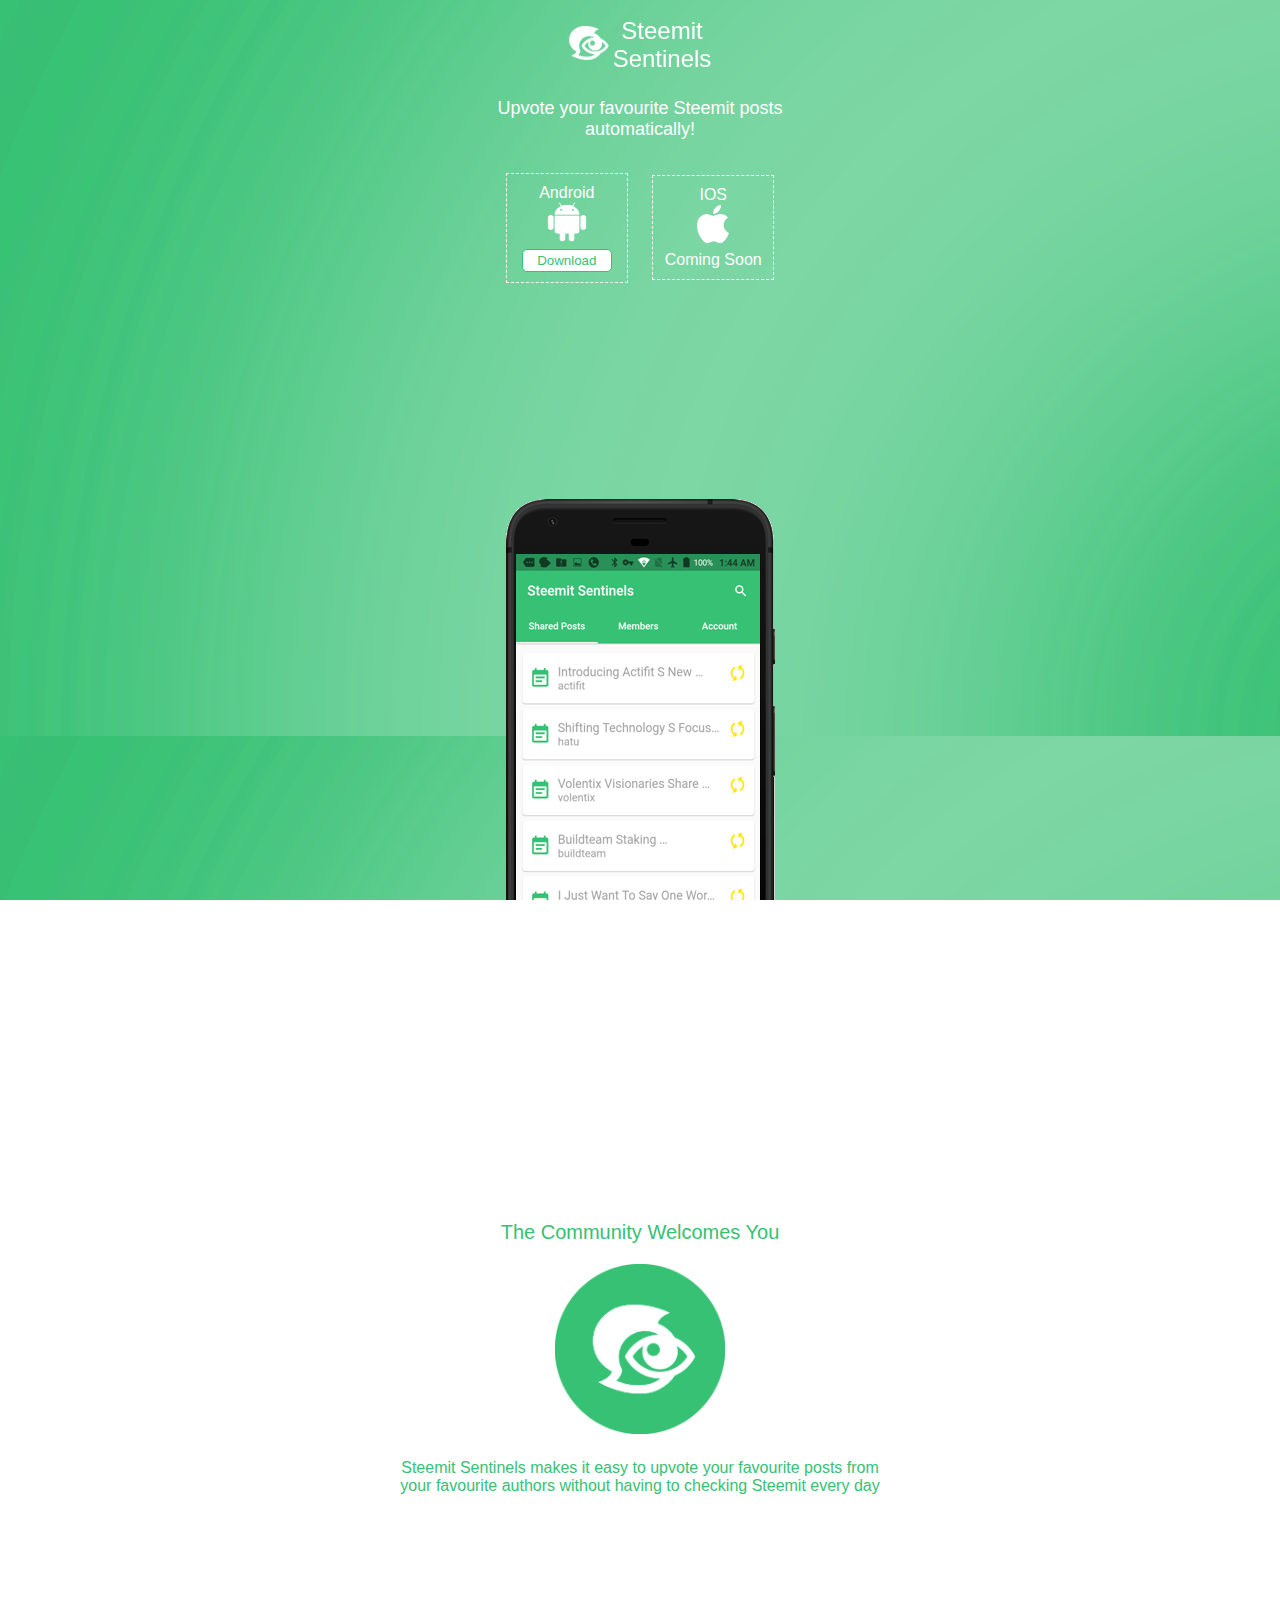
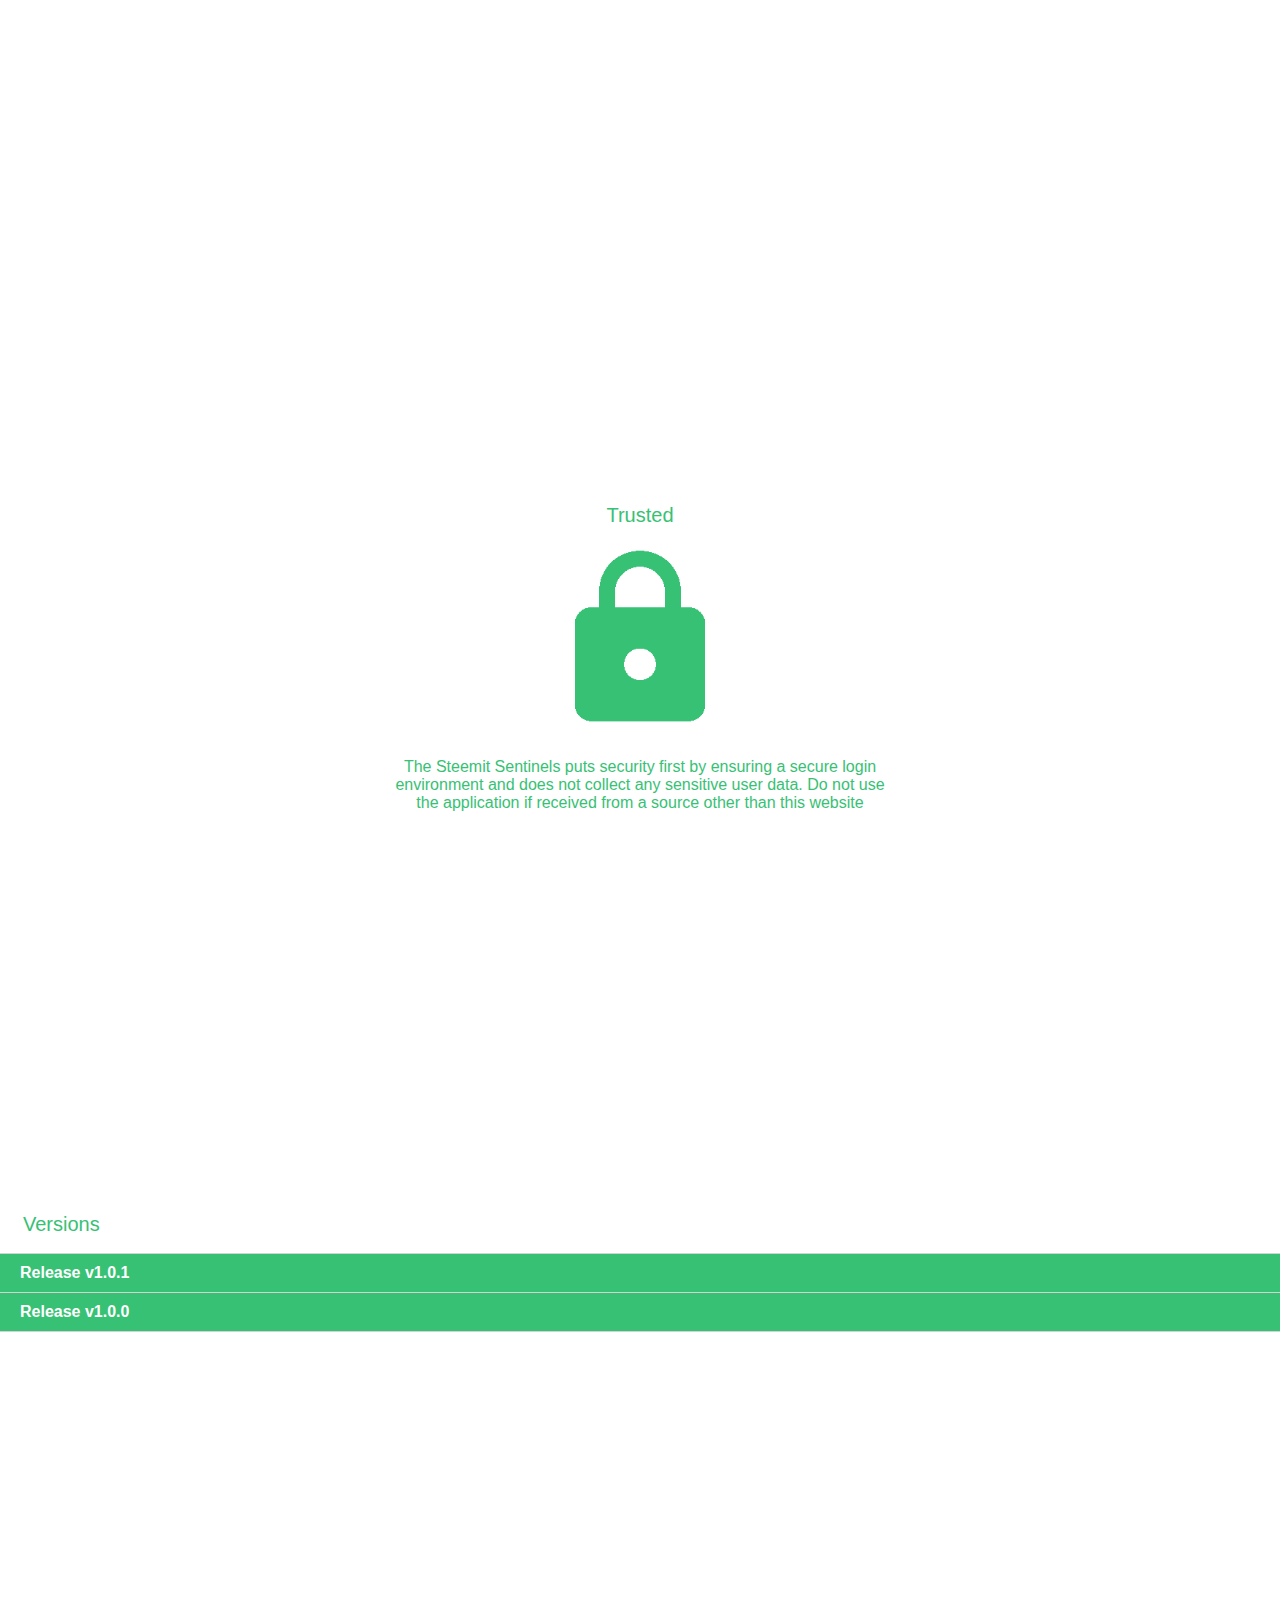
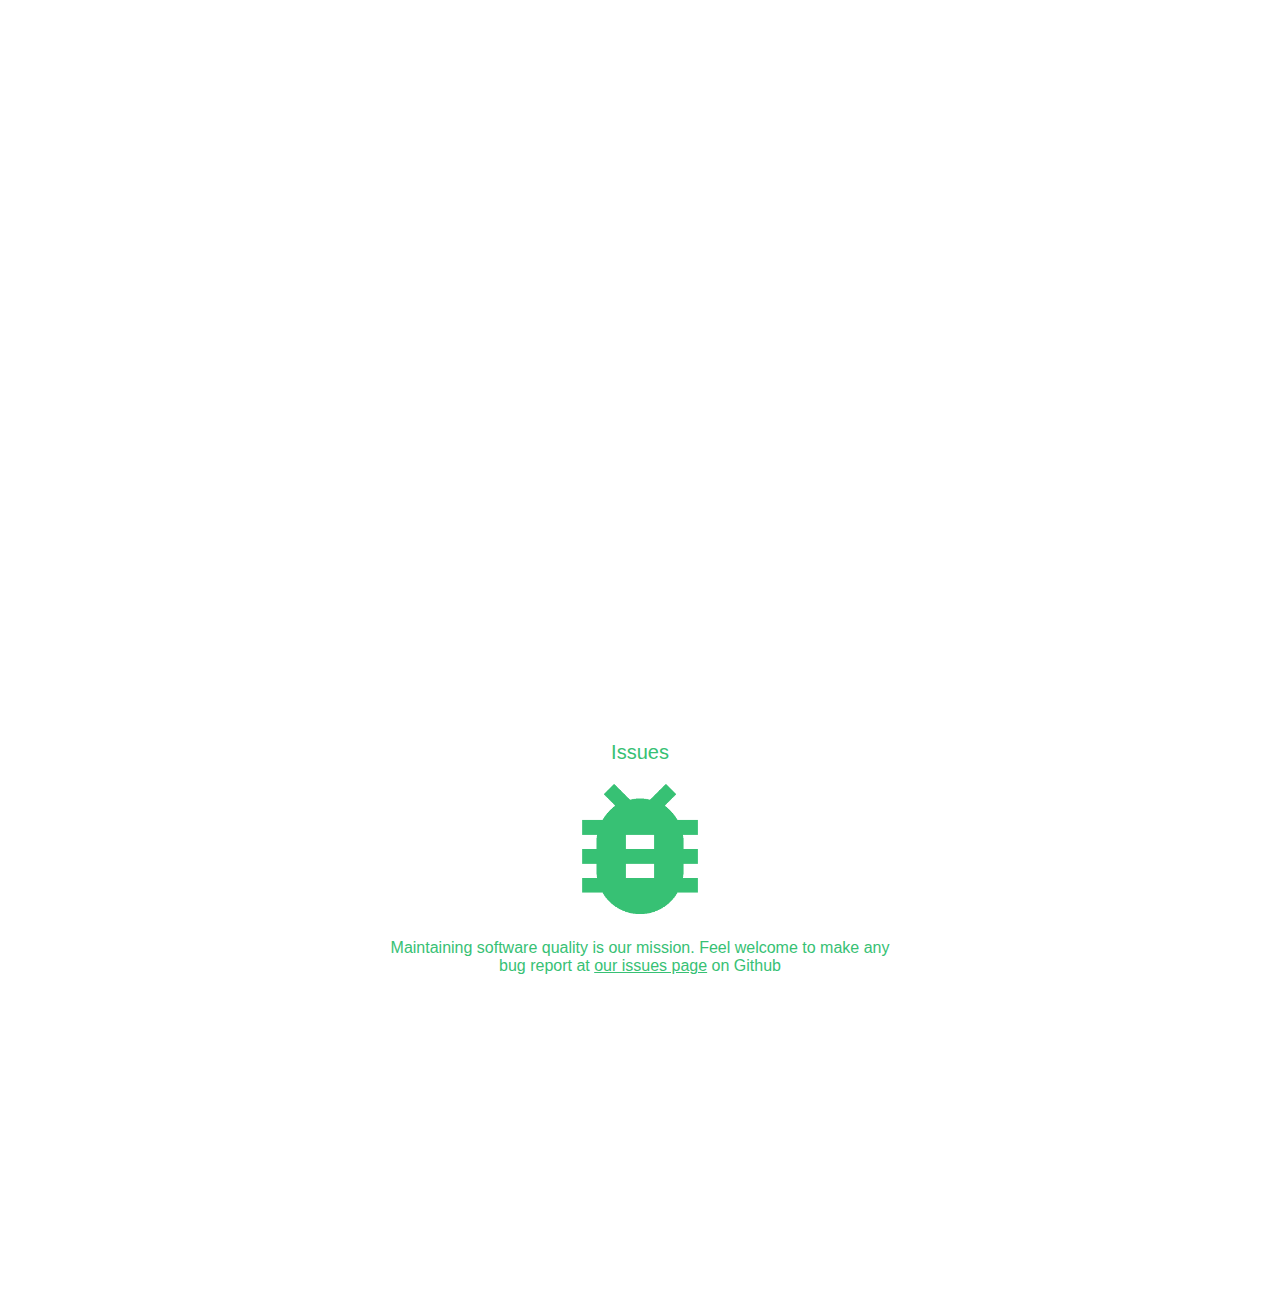
<file: index.html>
<!DOCTYPE html>
<html lang="en">

<head>
  <meta http-equiv="Content-Type" content="text/html; charset=UTF-8">
  <meta charset="UTF-8">
  <meta name="viewport" content="user-scalable=no, initial-scale=1, maximum-scale=1, minimum-scale=1, width=device-width">
  <meta name="description" content="Gain more upvotes for you posts on Steemit using the Steemit Sentinels App, simply share your post url on a sentinels network and it will be upvoted by other members on the network with the app, even in the background. Network connection is required">
  <meta name="keywords" content="Steemit Sentinels,Steemit,Sentinels,Network,Blockchain,Steem,Upvotes">
  <title>Steemit Sentinels - Official Website</title>
  <link rel="icon" href="favicon.png"/>
  <style>
    .noselect {
      -webkit-touch-callout: none;
      -webkit-user-select: none;
      -khtml-user-select: none;
      -moz-user-select: none;
      -ms-user-select: none;
      user-select: none;
    }

    .fill {
      float: left;
      width: 100%;
    }

    .theme {
      background-color: #37C174;
      color: white;
    }

    .textTheme {
      color: #37C174;
      background-color: white;
    }

    a{
      color: inherit;
      text-decoration: none;
    }

    .title {
      font-size: 20px;
    }

    .textBody {
      font-size: 14px;
    }

    .descriptionContainers {
      display: inline-block;
      padding: 0 20px;
    }

    .changelogExpansionTile {
      text-align: left;
      border-bottom: 1px solid lightgray;
      cursor: pointer;
    }

    body {
      margin: 0;
      font-family: arial;
      overflow-x: hidden;
    }

    button {
      border: 1px solid;
      padding: 3px 5px;
      border-radius: 5px;
      cursor: pointer;
    }

    span{
      font-family: arial;
    }
  </style>
  <body>
    <section class="panel home" data-section-name="index" style="height: 634px;">
      <header class="fill theme segment" style="height: 100vh; overflow: hidden; text-align: center; background-image: url('img/background.png'); position: relative;">
        <!--TOP SECTION-->

        <div style="position: absolute; width: 100%; z-index: 2;">
          <div class="fill" style="padding: 14px 0 7px 0; position: fixed; /*background-color: rgba(0,0,0,0.1);*/">
            <div style="display: inline-block;">
              <table id="logoContainer" style="color: white;">
                <tr>
                  <td>
                    <img style="width: 40px;" src="[data-uri]">
                  </td>
                  <td style="text-align: center; font-size: 24px;">
                    <span>Steemit<br>Sentinels</span>
                  </td>
                </tr>
              </table>
            </div>
          </div>
          <div class="fill" style="height: 90px;">
            <!--PADDING DIV-->
          </div>

          <div class="fill">
            <div style="display: inline-block; padding: 5px 10px;">
              <table style="color: white;">
                <tr>
                  <td style="text-align: center; font-size: 18px;">
                    Upvote your favourite Steemit posts <br>automatically!
                  </td>
                </tr>
                <tr>
                  <td style="text-align: center; padding: 20px 0;">
                    <div style="border: 1px dashed; margin: 10px; width: 100px; display: inline-block; padding: 10px; text-align: center;">
                      <div class="fill">
                        <span>Android</span>
                      </div>
                      <div class="fill" style="text-align: center; padding: 0 0 3px 0;">
                        <img src="img/android.png" style="width: 40px; height: 40px;">
                      </div>
                      <a href="Steemit Sentinels.apk" download><button class="textTheme" style="width: 90%;">Download</button></a>
                    </div>
                    <div style="border: 1px dashed; margin: 10px; width: 100px; display: inline-block; padding: 10px; text-align: center;">
                      <div class="fill">
                        <span>IOS</span>
                      </div>
                      <div class="fill" style="text-align: center; padding: 0 0 3px 0;">
                        <img src="img/ios.png" style="width: 40px; height: 40px;">
                      </div>
                      <!--<button class="textTheme" style="width: 90%;">Download</button>-->
                      <span>Coming Soon</span>
                    </div>
                  </td>
                </tr>
              </table>
            </div>
          </div>
        </div>
        <!--BOTTOM SECTION-->
        <div style="position: absolute; top: 55%; left: 0; right: 0;">
          <img src="img/usage-half.png">
        </div>
      </header>
    </section>
    <section class="panel welcome" data-section-name="welcome" style="height: 622px;">
      <table class="fill" style="height: 100%;">
        <tr>
          <td style="text-align: center;">
            <div class="fill" style="padding: 20px 0 10px 0;">
              <div id="desc" class="descriptionContainers">
                <table>
                  <tr>
                    <td class="textTheme title">
                      <span>The Community Welcomes You</span>
                    </td>
                  </tr>
                </table>
              </div>
            </div>
            <div class="fill" style="padding: 0 0 10px 0;">
              <div id="desc" class="descriptionContainers">
                <table>
                  <tr>
                    <td class="textTheme title">
                      <div class="fill">
                        <img src="img/welcome.png" class="theme" style="width: 170px;  height: auto;">
                      </div>

                    </td>
                  </tr>
                </table>
              </div>
            </div>
            <div class="fill">
              <div class="descriptionContainers">
                <table>
                  <tr>
                    <td class="textTheme textBody" style="font-size: 16px; text-align: center;">
                      <div style="display: inline-block; max-width: 500px; width: 100%;">
                        <span>Steemit Sentinels makes it easy to upvote your favourite posts from your favourite authors
                          without having to checking Steemit every day</span>
                      </div>
                    </td>
                  </tr>
                </table>
              </div>
            </div>
          </td>
        </tr>
      </table>
    </section>
    <section class="panel safety" data-section-name="safety" style="height: 630px;">
      <table class="fill" style="height: 100%;">
        <tr>
          <td style="text-align: center;">
            <div class="fill" style="padding: 20px 0 10px 0;">
              <div id="desc" class="descriptionContainers">
                <table>
                  <tr>
                    <td class="textTheme title">
                      <span>Trusted</span>
                    </td>
                  </tr>
                </table>
              </div>
            </div>
            <div class="fill" style="padding: 0 0 10px 0;">
              <div id="desc" class="descriptionContainers">
                <table>
                  <tr>
                    <td class="textTheme title">
                      <div class="fill">
                        <img src="img/lock.png" class="theme" style="width: 130px;  height: auto;">
                      </div>
                    </td>
                  </tr>
                </table>
              </div>
            </div>
            <div class="fill">
              <div class="descriptionContainers">
                <table>
                  <tr>
                    <td class="textTheme textBody" style="font-size: 16px; text-align: center;">
                      <div style="display: inline-block; max-width: 500px; width: 100%;">
                        <span>The Steemit Sentinels puts security first by ensuring a secure login environment and does
                          not
                          collect any sensitive user data. Do not use the application if received from a source other
                          than this website</span>
                      </div>
                    </td>
                  </tr>
                </table>
              </div>
            </div>
          </td>
        </tr>
      </table>
    </section>
    <section class="panel versions" data-section-name="versions" style="height: 1298px;">
      <div class="fill" style="height: 90px;">
        <!--PADDING DIV-->
      </div>
      <div class="fill" style="padding: 20px 0 10px 0;">
        <div id="desc" class="descriptionContainers">
          <table>
            <tr>
              <td class="textTheme title">
                <span>Versions</span>
              </td>
            </tr>
          </table>
        </div>
      </div>
      <div class="changelogExpansionTile fill theme" onclick="toggleExpansion(this);" style="text-align: left; border-top: 1px solid lightgray;">
        <span style="float: left; padding: 10px 20px; font-weight: bold;">Release v1.0.1</span>
        <div class="changelogExpansionTileContent" style="display: none; overflow-wrap: break-word; margin: 10px 0 0 20px; width: calc(100% - 20px);">
          <div class="fill">
            <span style="float: left; padding: 10px 20px; ">Wed Feb 20 2019 19:26:07 GMT-0500</span>
          </div>
          <div class="fill">
            <span style="float: left; width: 100%; padding: 10px 20px;">Android Checksum: b052a87c4a60c64955b9025ee5596120</span>
          </div>
          <div class="fill" style="padding: 10px 20px 0px 20px;">
            <span style="float: left; width: 100%; padding: 0 0 5px 0;">Updates: </span>
            <ul style="line-height: 25px;">
              <li>
                <span>Minor bug fixes</span>
              </li>
            </ul>
          </div>
        </div>
      </div>    
      <div class="changelogExpansionTile fill theme" onclick="toggleExpansion(this);" style="text-align: left;">
        <span style="float: left; padding: 10px 20px; font-weight: bold;">Release v1.0.0</span>
        <div class="changelogExpansionTileContent" style="display: none; overflow-wrap: break-word; margin: 10px 0 0 20px; width: calc(100% - 20px);">
          <div class="fill">
            <span style="float: left; padding: 10px 20px; ">Mon Feb 11 2019 14:28:36 GMT-0500</span>
          </div>
          <div class="fill">
            <span style="float: left; width: 100%; padding: 10px 20px;">Android Checksum: 86f0fef9337ce6cfaebb01c121350d4e</span>
          </div>
          <div class="fill" style="padding: 10px 20px 15px 20px;">
            <span style="float: left; width: 100%;">Initial Release</span>
          </div>
        </div>
      </div>
    </section>
    <section class="panel issues" data-section-name="issues" style="height: 630px;">
      <table class="fill" style="height: 100%;">
        <tr>
          <td style="text-align: center;">
            <div class="fill" style="padding: 20px 0 10px 0;">
              <div id="desc" class="descriptionContainers">
                <table>
                  <tr>
                    <td class="textTheme title">
                      <span>Issues</span>
                    </td>
                  </tr>
                </table>
              </div>
            </div>
            <div class="fill" style="padding: 0 0 10px 0;">
              <div id="desc" class="descriptionContainers">
                <table>
                  <tr>
                    <td class="textTheme title">
                      <div class="fill">
                        <img src="img/bug.png" class="theme" style="width: 130px;  height: auto;">
                      </div>
                    </td>
                  </tr>
                </table>
              </div>
            </div>
            <div class="fill">
              <div class="descriptionContainers">
                <table>
                  <tr>
                    <td class="textTheme textBody" style="font-size: 16px; text-align: center;">
                      <div style="display: inline-block; max-width: 500px; width: 100%;">
                        <span>Maintaining software quality is our mission. Feel welcome to make any bug report at <a href="https://github.com/steemitsentinels/steemitsentinels.github.io/issues" style="text-decoration: underline;">our issues page</a> on Github</span>
                      </div>
                    </td>
                  </tr>
                </table>
              </div>
            </div>
          </td>
        </tr>
      </table>
    </section>
    <script src="./index_files/jquery-2.2.1.min.js"></script>
    <script>
      setInterval(function () {
        if(window.location.href.substring(window.location.href.indexOf("#")) == "#index"){
          $("#logoContainer").css("color", "white");
          $("img", "#logoContainer").attr("src", "[data-uri]");        
        }
        else{
          $("#logoContainer").css("color", "#37C174");
          $("img", "#logoContainer").attr("src", "[data-uri]");
        }
      }, 100);
      const toggleExpansion = function (element) {
        $(".changelogExpansionTileContent", element).slideToggle(100);
      }
    </script>
    <script src="./index_files/jquery.scrollify.js"></script>
    <script src="./index_files/main.js"></script>
    <script async="" defer="" src="./index_files/buttons.js"></script>
  </body>
</html>
</file>
